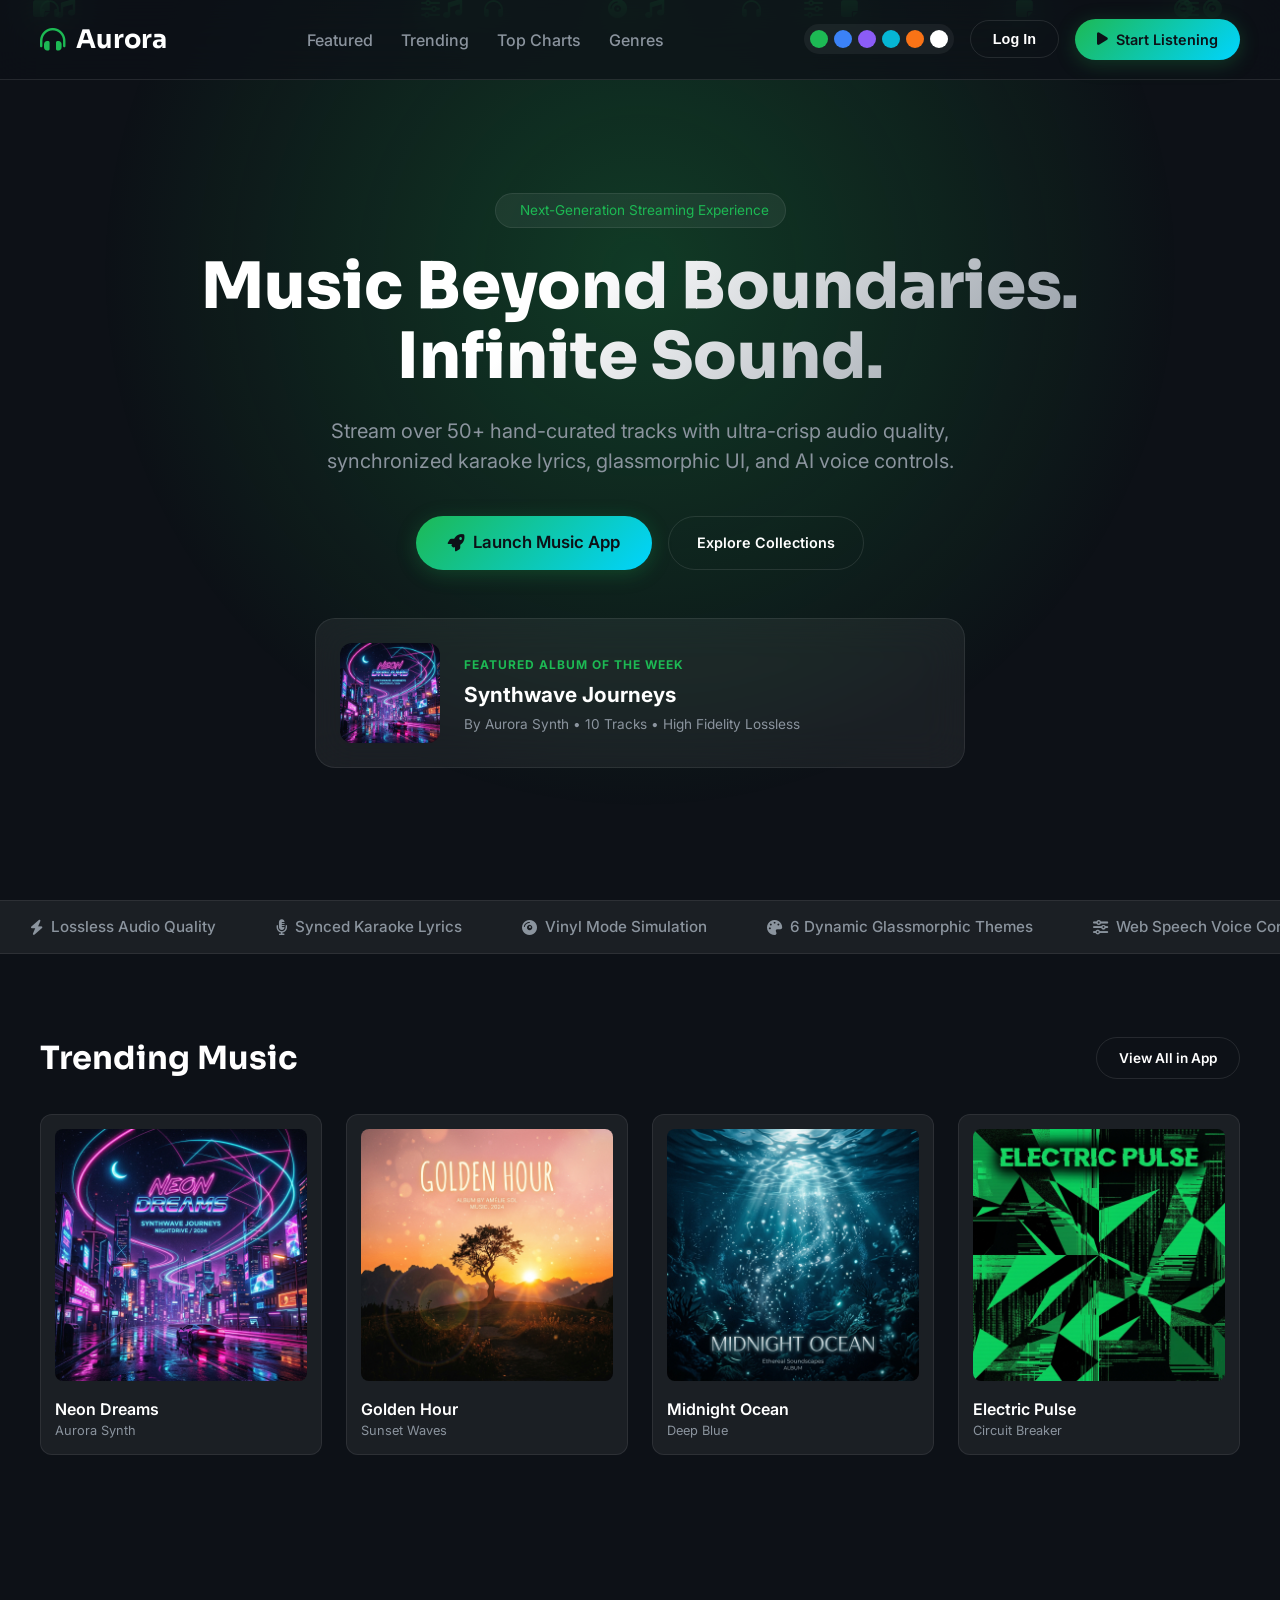
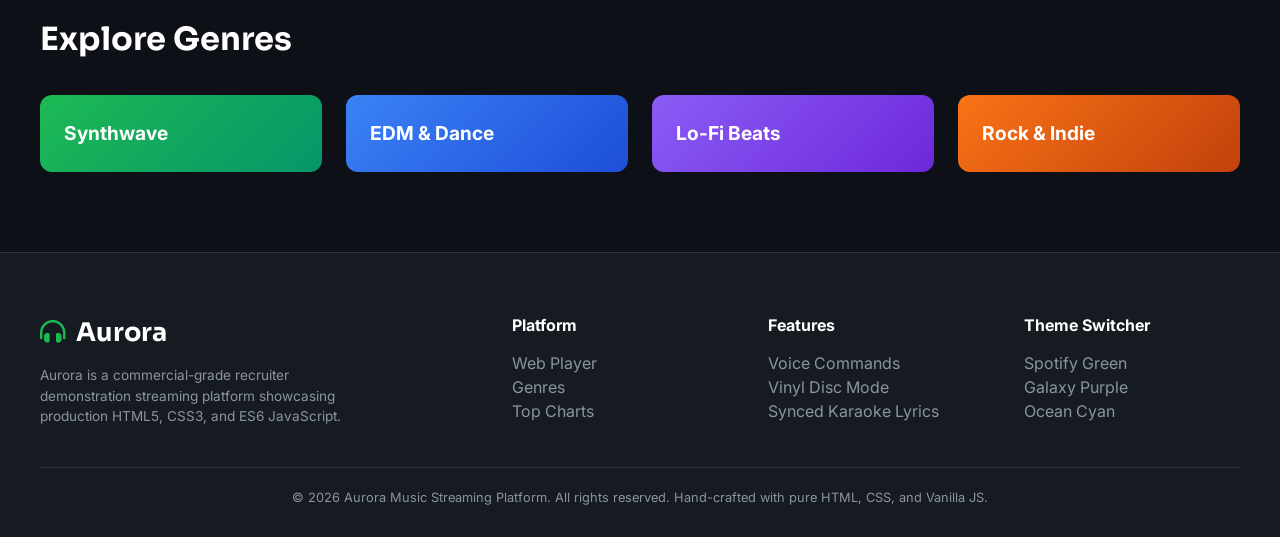
<file: index.html>
<!DOCTYPE html>
<html lang="en">
<head>
  <meta charset="UTF-8" />
  <meta name="viewport" content="width=device-width, initial-scale=1.0" />
  <title>Aurora Music — Commercial Music Streaming Platform</title>

  <!-- Google Fonts & Font Awesome -->
  <link rel="preconnect" href="https://fonts.googleapis.com" />
  <link rel="preconnect" href="https://fonts.gstatic.com" crossorigin />
  <link href="https://fonts.googleapis.com/css2?family=Inter:wght@300;400;500;600;700&family=Poppins:wght@300;400;500;600;700&family=Sora:wght@400;600;700;800&display=swap" rel="stylesheet" />
  <link rel="stylesheet" href="https://cdnjs.cloudflare.com/ajax/libs/font-awesome/6.5.1/css/all.min.css" />

  <link rel="stylesheet" href="css/style.css" />
  <link rel="stylesheet" href="css/animations.css" />
</head>
<body>

  <!-- Floating Music Notes Container -->
  <div id="floatingNotesContainer"></div>

  <!-- Landing Navigation -->
  <header class="landing-nav">
    <a href="index.html" class="brand-logo">
      <i class="fa-solid fa-headphones-simple"></i>
      <span>Aurora</span>
    </a>

    <ul class="nav-links">
      <li><a href="#featured">Featured</a></li>
      <li><a href="#trending">Trending</a></li>
      <li><a href="#charts">Top Charts</a></li>
      <li><a href="#genres">Genres</a></li>
    </ul>

    <div class="nav-actions">
      <!-- Theme Switcher Quick Menu -->
      <div class="theme-selector">
        <div class="theme-dot" style="background:#1DB954" title="Spotify Green" onclick="ThemeEngine.applyTheme('spotify')"></div>
        <div class="theme-dot" style="background:#3B82F6" title="Midnight Blue" onclick="ThemeEngine.applyTheme('midnight')"></div>
        <div class="theme-dot" style="background:#8B5CF6" title="Galaxy Purple" onclick="ThemeEngine.applyTheme('galaxy')"></div>
        <div class="theme-dot" style="background:#06B6D4" title="Ocean Cyan" onclick="ThemeEngine.applyTheme('cyan')"></div>
        <div class="theme-dot" style="background:#F97316" title="Sunset Orange" onclick="ThemeEngine.applyTheme('sunset')"></div>
        <div class="theme-dot" style="background:#FFFFFF" title="Light Mode" onclick="ThemeEngine.applyTheme('light')"></div>
      </div>

      <button class="btn btn-ghost" onclick="alert('Login Modal UI: Welcome to Aurora Streaming!')">Log In</button>
      <a href="player.html" class="btn btn-primary">
        <i class="fa-solid fa-play"></i> Start Listening
      </a>
    </div>
  </header>

  <!-- Hero Section -->
  <section class="hero-section">
    <div class="hero-content">
      <div class="hero-badge">
        <i class="fa-solid fa-sparkles"></i>
        <span>Next-Generation Streaming Experience</span>
      </div>
      <h1 class="hero-title">Music Beyond Boundaries. Infinite Sound.</h1>
      <p class="hero-subtitle">
        Stream over 50+ hand-curated tracks with ultra-crisp audio quality, synchronized karaoke lyrics, glassmorphic UI, and AI voice controls.
      </p>

      <div style="display:flex; gap:16px; justify-content:center; margin-bottom:48px;">
        <a href="player.html" class="btn btn-primary" style="padding:14px 32px; font-size:1.05rem;">
          <i class="fa-solid fa-rocket"></i> Launch Music App
        </a>
        <a href="#featured" class="btn btn-ghost" style="padding:14px 28px;">
          Explore Collections
        </a>
      </div>

      <!-- Featured Album Banner Card -->
      <div style="background:var(--card); border:1px solid var(--card-border); border-radius:var(--radius); padding:24px; display:flex; align-items:center; gap:24px; max-width:650px; margin:0 auto; text-align:left; backdrop-filter:blur(20px);">
        <img src="assets/images/cover1.png" style="width:100px; height:100px; border-radius:var(--radius-sm); object-fit:cover;" />
        <div>
          <span style="font-size:0.75rem; color:var(--accent); font-weight:700; text-transform:uppercase; letter-spacing:1px;">Featured Album of the Week</span>
          <h3 style="font-size:1.3rem; margin:4px 0;">Synthwave Journeys</h3>
          <p style="font-size:0.85rem; color:var(--text-secondary);">By Aurora Synth • 10 Tracks • High Fidelity Lossless</p>
        </div>
      </div>
    </div>
  </section>

  <!-- Scrolling Ticker Banner -->
  <div class="scrolling-ticker">
    <div class="ticker-track">
      <span class="ticker-item"><i class="fa-solid fa-bolt"></i> Lossless Audio Quality</span>
      <span class="ticker-item"><i class="fa-solid fa-microphone-lines"></i> Synced Karaoke Lyrics</span>
      <span class="ticker-item"><i class="fa-solid fa-compact-disc"></i> Vinyl Mode Simulation</span>
      <span class="ticker-item"><i class="fa-solid fa-palette"></i> 6 Dynamic Glassmorphic Themes</span>
      <span class="ticker-item"><i class="fa-solid fa-sliders"></i> Web Speech Voice Controls</span>
      <span class="ticker-item"><i class="fa-solid fa-bolt"></i> Lossless Audio Quality</span>
      <span class="ticker-item"><i class="fa-solid fa-microphone-lines"></i> Synced Karaoke Lyrics</span>
      <span class="ticker-item"><i class="fa-solid fa-compact-disc"></i> Vinyl Mode Simulation</span>
      <span class="ticker-item"><i class="fa-solid fa-palette"></i> 6 Dynamic Glassmorphic Themes</span>
    </div>
  </div>

  <!-- Featured Section -->
  <section class="landing-section" id="featured">
    <div class="section-header">
      <h2 class="section-title">Trending Music</h2>
      <a href="player.html" class="btn btn-ghost" style="font-size:0.85rem;">View All in App</a>
    </div>

    <div class="grid-4">
      <div class="feed-card" onclick="window.location.href='player.html'">
        <img src="assets/images/cover1.png" />
        <div style="font-weight:600;">Neon Dreams</div>
        <div style="font-size:0.8rem; color:var(--text-secondary);">Aurora Synth</div>
      </div>

      <div class="feed-card" onclick="window.location.href='player.html'">
        <img src="assets/images/cover2.png" />
        <div style="font-weight:600;">Golden Hour</div>
        <div style="font-size:0.8rem; color:var(--text-secondary);">Sunset Waves</div>
      </div>

      <div class="feed-card" onclick="window.location.href='player.html'">
        <img src="assets/images/cover3.png" />
        <div style="font-weight:600;">Midnight Ocean</div>
        <div style="font-size:0.8rem; color:var(--text-secondary);">Deep Blue</div>
      </div>

      <div class="feed-card" onclick="window.location.href='player.html'">
        <img src="assets/images/cover4.png" />
        <div style="font-weight:600;">Electric Pulse</div>
        <div style="font-size:0.8rem; color:var(--text-secondary);">Circuit Breaker</div>
      </div>
    </div>
  </section>

  <!-- Genres Section -->
  <section class="landing-section" id="genres">
    <div class="section-header">
      <h2 class="section-title">Explore Genres</h2>
    </div>

    <div class="grid-4">
      <div style="background:linear-gradient(135deg, #1DB954, #059669); padding:24px; border-radius:var(--radius-sm); font-weight:700; font-size:1.2rem; cursor:pointer;" onclick="window.location.href='player.html'">Synthwave</div>
      <div style="background:linear-gradient(135deg, #3B82F6, #1D4ED8); padding:24px; border-radius:var(--radius-sm); font-weight:700; font-size:1.2rem; cursor:pointer;" onclick="window.location.href='player.html'">EDM & Dance</div>
      <div style="background:linear-gradient(135deg, #8B5CF6, #6D28D9); padding:24px; border-radius:var(--radius-sm); font-weight:700; font-size:1.2rem; cursor:pointer;" onclick="window.location.href='player.html'">Lo-Fi Beats</div>
      <div style="background:linear-gradient(135deg, #F97316, #C2410C); padding:24px; border-radius:var(--radius-sm); font-weight:700; font-size:1.2rem; cursor:pointer;" onclick="window.location.href='player.html'">Rock & Indie</div>
    </div>
  </section>

  <!-- Footer -->
  <footer class="landing-footer">
    <div class="footer-grid">
      <div>
        <a href="#" class="brand-logo" style="margin-bottom:14px; display:inline-flex;">
          <i class="fa-solid fa-headphones-simple"></i> Aurora
        </a>
        <p style="font-size:0.85rem; max-width:320px;">
          Aurora is a commercial-grade recruiter demonstration streaming platform showcasing production HTML5, CSS3, and ES6 JavaScript.
        </p>
      </div>

      <div>
        <h4 style="color:var(--text); margin-bottom:14px;">Platform</h4>
        <p><a href="player.html" style="color:inherit; text-decoration:none;">Web Player</a></p>
        <p><a href="#genres" style="color:inherit; text-decoration:none;">Genres</a></p>
        <p><a href="#featured" style="color:inherit; text-decoration:none;">Top Charts</a></p>
      </div>

      <div>
        <h4 style="color:var(--text); margin-bottom:14px;">Features</h4>
        <p>Voice Commands</p>
        <p>Vinyl Disc Mode</p>
        <p>Synced Karaoke Lyrics</p>
      </div>

      <div>
        <h4 style="color:var(--text); margin-bottom:14px;">Theme Switcher</h4>
        <p onclick="ThemeEngine.applyTheme('spotify')" style="cursor:pointer;">Spotify Green</p>
        <p onclick="ThemeEngine.applyTheme('galaxy')" style="cursor:pointer;">Galaxy Purple</p>
        <p onclick="ThemeEngine.applyTheme('cyan')" style="cursor:pointer;">Ocean Cyan</p>
      </div>
    </div>

    <div style="border-top:1px solid var(--glass-border); padding-top:20px; text-align:center; font-size:0.8rem;">
      © 2026 Aurora Music Streaming Platform. All rights reserved. Hand-crafted with pure HTML, CSS, and Vanilla JS.
    </div>
  </footer>

  <!-- Scripts -->
  <script src="js/data.js"></script>
  <script src="js/themes.js"></script>
  <script src="js/app.js"></script>
</body>
</html>
</file>
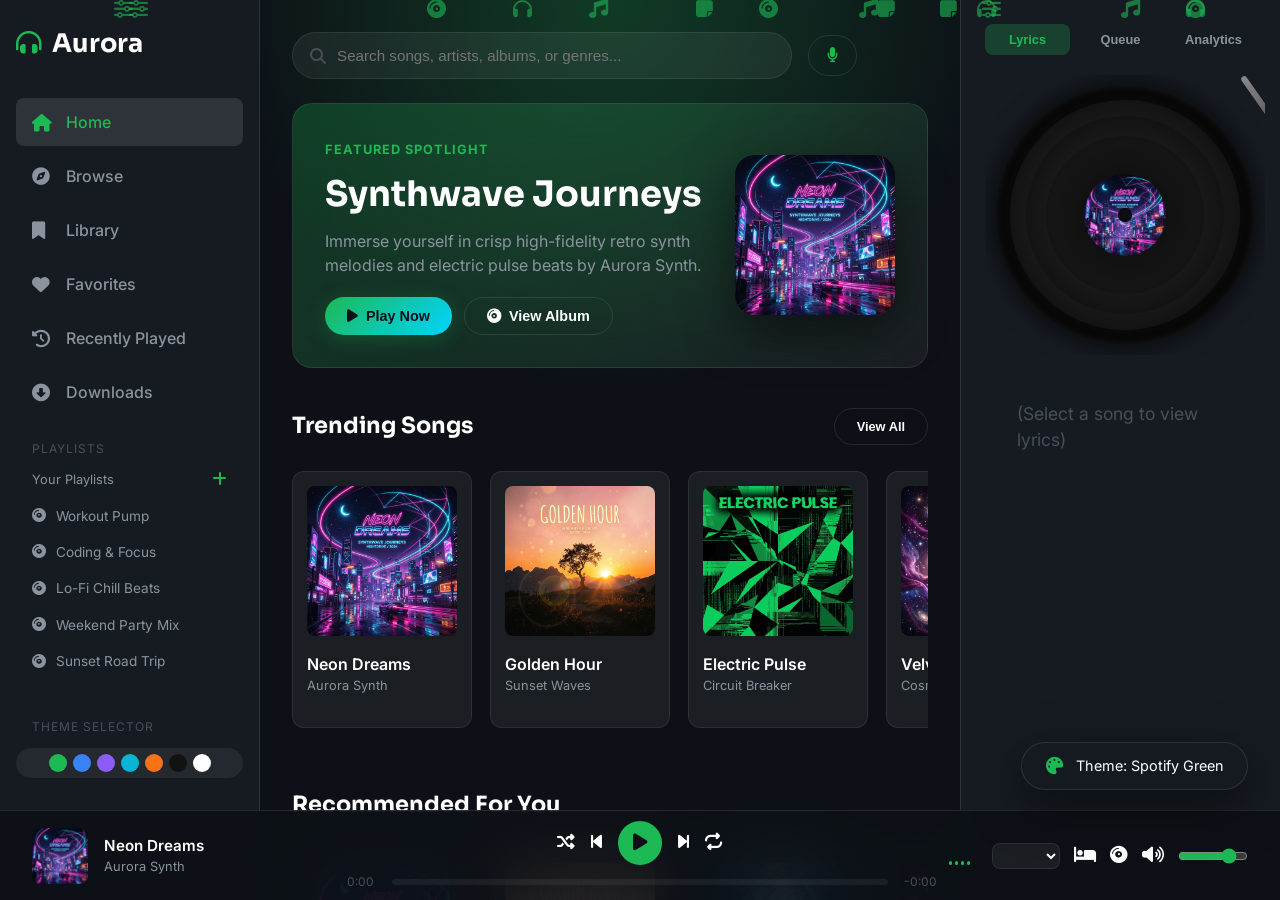
<file: player.html>
<!DOCTYPE html>
<html lang="en">
<head>
  <meta charset="UTF-8" />
  <meta name="viewport" content="width=device-width, initial-scale=1.0" />
  <title>Aurora Player — Commercial Music Streaming Web App</title>

  <!-- Google Fonts & Font Awesome Icons -->
  <link rel="preconnect" href="https://fonts.googleapis.com" />
  <link rel="preconnect" href="https://fonts.gstatic.com" crossorigin />
  <link href="https://fonts.googleapis.com/css2?family=Inter:wght@300;400;500;600;700&family=Poppins:wght@300;400;500;600;700&family=Sora:wght@400;600;700;800&display=swap" rel="stylesheet" />
  <link rel="stylesheet" href="https://cdnjs.cloudflare.com/ajax/libs/font-awesome/6.5.1/css/all.min.css" />

  <link rel="stylesheet" href="css/style.css" />
  <link rel="stylesheet" href="css/animations.css" />
</head>
<body>

  <!-- Floating Music Notes Container -->
  <div id="floatingNotesContainer"></div>

  <!-- Main App Layout -->
  <div class="app-layout">

    <!-- Left Sidebar Navigation -->
    <aside class="app-sidebar">
      <a href="index.html" class="brand-logo" style="margin-bottom:12px;">
        <i class="fa-solid fa-headphones-simple"></i>
        <span>Aurora</span>
      </a>

      <nav class="sidebar-nav">
        <a class="nav-item active" id="navHome"><i class="fa-solid fa-house"></i> Home</a>
        <a class="nav-item" id="navBrowse"><i class="fa-solid fa-compass"></i> Browse</a>
        <a class="nav-item" id="navLibrary"><i class="fa-solid fa-bookmark"></i> Library</a>
        <a class="nav-item" id="navFavorites"><i class="fa-solid fa-heart"></i> Favorites</a>
        <a class="nav-item" id="navRecent"><i class="fa-solid fa-clock-rotate-left"></i> Recently Played</a>
        <a class="nav-item" id="navDownloads"><i class="fa-solid fa-circle-down"></i> Downloads</a>
      </nav>

      <div class="sidebar-heading">PLAYLISTS</div>
      <div style="display:flex; align-items:center; justify-content:space-between; padding:0 16px; margin-bottom:8px;">
        <span style="font-size:0.8rem; color:var(--text-secondary);">Your Playlists</span>
        <button id="btnCreatePlaylist" style="background:none; border:none; color:var(--accent); cursor:pointer; font-size:1rem;" title="Create Playlist"><i class="fa-solid fa-plus"></i></button>
      </div>

      <div id="sidebarPlaylists" style="flex:1; overflow-y:auto;">
        <!-- Dynamic user playlists rendered here -->
      </div>

      <!-- Theme Switcher Selector -->
      <div class="sidebar-heading">THEME SELECTOR</div>
      <div class="theme-selector" style="justify-content:center; margin-bottom:12px;">
        <div class="theme-dot" style="background:#1DB954" title="Spotify Green" onclick="window.ThemeEngine?.applyTheme('spotify')"></div>
        <div class="theme-dot" style="background:#3B82F6" title="Ocean Blue" onclick="window.ThemeEngine?.applyTheme('midnight')"></div>
        <div class="theme-dot" style="background:#8B5CF6" title="Galaxy Purple" onclick="window.ThemeEngine?.applyTheme('galaxy')"></div>
        <div class="theme-dot" style="background:#06B6D4" title="Ocean Cyan" onclick="window.ThemeEngine?.applyTheme('cyan')"></div>
        <div class="theme-dot" style="background:#F97316" title="Sunset Orange" onclick="window.ThemeEngine?.applyTheme('sunset')"></div>
        <div class="theme-dot" style="background:#121212" title="Midnight Black" onclick="window.ThemeEngine?.applyTheme('black')"></div>
        <div class="theme-dot" style="background:#FFFFFF" title="Light Mode" onclick="window.ThemeEngine?.applyTheme('light')"></div>
      </div>
    </aside>

    <!-- Main Dynamic Content Feed -->
    <main class="app-main">
      <!-- SPA Router dynamically injects view content here -->
    </main>

    <!-- Right Auxiliary Panel (Lyrics, Queue, Analytics) -->
    <aside class="app-right-panel">
      <!-- Panel Tabs -->
      <div class="panel-tabs">
        <button class="panel-tab-btn active" id="tabBtnLyrics">Lyrics</button>
        <button class="panel-tab-btn" id="tabBtnQueue">Queue</button>
        <button class="panel-tab-btn" id="tabBtnStats">Analytics</button>
      </div>

      <!-- Vinyl Disc Display Container -->
      <div class="vinyl-container" style="margin-bottom:20px;">
        <div class="vinyl-disc" id="vinylDisc">
          <div class="vinyl-grooves"></div>
          <div class="vinyl-center-label">
            <img src="assets/images/cover1.png" id="vinylCenterImg" />
            <div class="vinyl-center-hole"></div>
          </div>
        </div>
        <div class="vinyl-needle" id="vinylNeedle">
          <div class="vinyl-arm"></div>
          <div class="vinyl-head"></div>
        </div>
      </div>

      <!-- Tab Content: Karaoke Synced Lyrics -->
      <div id="panelLyrics" class="lyrics-container" style="flex:1;">
        <div class="lyric-line">(Select a song to view lyrics)</div>
      </div>

      <!-- Tab Content: Up Next Queue -->
      <div id="panelQueue" style="display:none; flex:1; overflow-y:auto;">
        <div id="queueListContainer"></div>
      </div>

      <!-- Tab Content: Listening Analytics -->
      <div id="panelStats" style="display:none; flex:1; overflow-y:auto;">
        <!-- Dynamic analytics dashboard rendered here -->
      </div>
    </aside>

  </div>

  <!-- Bottom Floating Glassmorphic Player Bar -->
  <div class="app-player-bar" id="playerBar">

    <!-- Left: Track info -->
    <div class="player-track-info">
      <img src="assets/images/cover1.png" class="player-artwork" id="playerArtwork" />
      <div style="min-width:0;">
        <div class="player-meta-title" id="playerTitle">Neon Dreams</div>
        <div class="player-meta-artist" id="playerArtist">Aurora Synth</div>
      </div>
    </div>

    <!-- Center: Playback Controls & Progress Bar -->
    <div class="player-center-controls">
      <div class="player-buttons">
        <button class="btn-ctrl" id="btnShuffle" title="Shuffle (S)"><i class="fa-solid fa-shuffle"></i></button>
        <button class="btn-ctrl" id="btnPrev" title="Previous (Left Arrow)"><i class="fa-solid fa-backward-step"></i></button>
        <button class="btn-ctrl btn-ctrl-play" id="btnPlay" title="Play/Pause (Space)"><i class="fa-solid fa-play" id="playIcon"></i></button>
        <button class="btn-ctrl" id="btnNext" title="Next (Right Arrow)"><i class="fa-solid fa-forward-step"></i></button>
        <button class="btn-ctrl" id="btnRepeat" title="Repeat Mode (R)"><i class="fa-solid fa-repeat"></i></button>
      </div>

      <div class="player-progress-row">
        <span class="time-str" id="currentTime">0:00</span>
        <div class="progress-track" id="progressBar">
          <div class="progress-fill-bar" id="progressFill"></div>
        </div>
        <span class="time-str" id="remainingTime">-0:00</span>
      </div>
    </div>

    <!-- Right: Visualizer, Speed, Sleep, Vinyl & Volume Controls -->
    <div class="player-right-controls">
      <!-- Animated Equalizer Bars -->
      <div style="display:flex; align-items:flex-end; gap:3px; height:18px; margin-right:8px;" title="Equalizer">
        <div class="viz-bar" style="width:3px; height:4px; background:var(--accent); border-radius:2px;"></div>
        <div class="viz-bar" style="width:3px; height:4px; background:var(--accent); border-radius:2px;"></div>
        <div class="viz-bar" style="width:3px; height:4px; background:var(--accent); border-radius:2px;"></div>
        <div class="viz-bar" style="width:3px; height:4px; background:var(--accent); border-radius:2px;"></div>
      </div>

      <!-- Playback Speed -->
      <select id="speedSelect" style="background:var(--card); color:var(--text); border:1px solid var(--card-border); border-radius:var(--radius-xs); padding:4px 8px; font-size:0.75rem; cursor:pointer;" title="Playback Speed">
        <option value="0.5">0.5x</option>
        <option value="1.0" selected>1.0x</option>
        <option value="1.25">1.25x</option>
        <option value="1.5">1.5x</option>
        <option value="2.0">2.0x</option>
      </select>

      <button class="btn-ctrl" id="btnSleepTimer" title="Sleep Timer"><i class="fa-solid fa-bed"></i></button>
      <button class="btn-ctrl" id="btnVinylMode" title="Vinyl Mode Toggle"><i class="fa-solid fa-compact-disc"></i></button>
      <button class="btn-ctrl" id="btnMute" title="Mute/Unmute (M)"><i class="fa-solid fa-volume-high" id="volumeIcon"></i></button>

      <input type="range" id="volumeSlider" min="0" max="100" value="80" style="width:70px; accent-color:var(--accent); cursor:pointer;" title="Volume (Up/Down Arrows)" />
    </div>

  </div>

  <!-- Modular ES6 Architecture Scripts -->
  <script src="js/data.js"></script>
  <script src="js/storage.js"></script>
  <script src="js/utils.js"></script>
  <script src="js/themes.js"></script>
  <script src="js/favorites.js"></script>
  <script src="js/history.js"></script>
  <script src="js/playlist.js"></script>
  <script src="js/queue.js"></script>
  <script src="js/lyrics.js"></script>
  <script src="js/analytics.js"></script>
  <script src="js/library.js"></script>
  <script src="js/voice.js"></script>
  <script src="js/search.js"></script>
  <script src="js/player.js"></script>
  <script src="js/navigation.js"></script>
  <script src="js/app.js"></script>

</body>
</html>
</file>
<file: css/style.css>
/* ================================================================
   Aurora Music Streaming Platform — Production Design System & Layout
   ================================================================ */

:root {
  --bg:              #0D1117;
  --bg-elevated:     #161B22;
  --card:            rgba(255, 255, 255, 0.06);
  --card-hover:      rgba(255, 255, 255, 0.10);
  --card-border:     rgba(255, 255, 255, 0.08);
  --accent:          #1DB954;
  --accent-dim:      rgba(29, 185, 84, 0.25);
  --accent2:         #00D4FF;
  --text:            #FFFFFF;
  --text-secondary:  #8B949E;
  --text-muted:      #484F58;

  --glass-bg:        rgba(255, 255, 255, 0.05);
  --glass-border:    rgba(255, 255, 255, 0.10);
  --glass-blur:      25px;

  --radius:          20px;
  --radius-sm:       12px;
  --radius-xs:       8px;

  --ease-ui:         cubic-bezier(0.25, 0.8, 0.25, 1);
  --ease-spring:     cubic-bezier(0.22, 1.2, 0.36, 1);

  --shadow-sm:       0 2px 8px rgba(0, 0, 0, 0.3);
  --shadow-md:       0 8px 32px rgba(0, 0, 0, 0.4);
  --shadow-lg:       0 16px 48px rgba(0, 0, 0, 0.5);
  --shadow-glow:     0 0 30px rgba(29, 185, 84, 0.3);

  --sidebar-w:       260px;
  --right-panel-w:   320px;
  --player-bar-h:    90px;
}

*, *::before, *::after {
  box-sizing: border-box;
  margin: 0;
  padding: 0;
}

html {
  font-size: 16px;
  scroll-behavior: smooth;
  overflow-x: hidden;
  width: 100%;
  max-width: 100vw;
}

body {
  font-family: 'Inter', 'Poppins', sans-serif;
  background: var(--bg);
  color: var(--text);
  min-height: 100vh;
  width: 100%;
  max-width: 100vw;
  overflow-x: hidden;
  line-height: 1.5;
  transition: background 0.4s var(--ease-ui), color 0.4s var(--ease-ui);
}

/* Custom Scrollbars */
::-webkit-scrollbar {
  width: 6px;
  height: 6px;
}
::-webkit-scrollbar-track {
  background: transparent;
}
::-webkit-scrollbar-thumb {
  background: rgba(255, 255, 255, 0.15);
  border-radius: 4px;
}
::-webkit-scrollbar-thumb:hover {
  background: var(--accent);
}

/* Light Theme adjustments */
body.light-theme mark {
  background: rgba(29, 185, 84, 0.3);
  color: #000;
}

/* ===== LANDING PAGE STYLES ===== */
.landing-nav {
  position: fixed;
  top: 0;
  left: 0;
  right: 0;
  height: 80px;
  display: flex;
  align-items: center;
  justify-content: space-between;
  padding: 0 40px;
  background: rgba(13, 17, 23, 0.7);
  backdrop-filter: blur(20px);
  z-index: 100;
  border-bottom: 1px solid var(--glass-border);
}

.brand-logo {
  font-family: 'Sora', sans-serif;
  font-size: 1.6rem;
  font-weight: 700;
  display: flex;
  align-items: center;
  gap: 10px;
  color: var(--text);
  text-decoration: none;
}

.brand-logo i {
  color: var(--accent);
}

.nav-links {
  display: flex;
  gap: 28px;
  list-style: none;
}

.nav-links a {
  color: var(--text-secondary);
  text-decoration: none;
  font-weight: 500;
  transition: color 0.25s var(--ease-ui);
}

.nav-links a:hover {
  color: var(--accent);
}

.nav-actions {
  display: flex;
  align-items: center;
  gap: 16px;
}

.btn {
  padding: 10px 22px;
  border-radius: 30px;
  font-weight: 600;
  font-size: 0.9rem;
  cursor: pointer;
  border: none;
  transition: all 0.3s var(--ease-ui);
  text-decoration: none;
  display: inline-flex;
  align-items: center;
  gap: 8px;
}

.btn-primary {
  background: linear-gradient(135deg, var(--accent), var(--accent2));
  color: var(--bg);
  box-shadow: 0 4px 20px var(--accent-dim);
}

.btn-primary:hover {
  transform: translateY(-2px) scale(1.04);
  box-shadow: 0 6px 30px var(--accent-dim);
}

.btn-ghost {
  background: transparent;
  color: var(--text);
  border: 1px solid var(--glass-border);
}

.btn-ghost:hover {
  background: var(--card-hover);
  border-color: var(--accent);
}

/* Landing Hero */
.hero-section {
  position: relative;
  min-height: 100vh;
  display: flex;
  align-items: center;
  justify-content: center;
  padding: 120px 40px 60px;
  text-align: center;
  background: radial-gradient(circle at 50% 30%, var(--accent-dim) 0%, transparent 60%);
}

.hero-content {
  max-width: 900px;
  position: relative;
  z-index: 2;
}

.hero-badge {
  display: inline-flex;
  align-items: center;
  gap: 8px;
  padding: 6px 16px;
  border-radius: 20px;
  background: var(--card);
  border: 1px solid var(--card-border);
  font-size: 0.85rem;
  color: var(--accent);
  margin-bottom: 24px;
}

.hero-title {
  font-family: 'Sora', sans-serif;
  font-size: 4rem;
  font-weight: 800;
  line-height: 1.1;
  margin-bottom: 24px;
  background: linear-gradient(135deg, #FFFFFF 40%, var(--text-secondary));
  -webkit-background-clip: text;
  -webkit-text-fill-color: transparent;
}

.hero-subtitle {
  font-size: 1.25rem;
  color: var(--text-secondary);
  margin-bottom: 40px;
  max-width: 700px;
  margin-left: auto;
  margin-right: auto;
}

/* Scrolling Ticker Banner */
.scrolling-ticker {
  width: 100%;
  max-width: 100vw;
  overflow: hidden;
  position: relative;
  white-space: nowrap;
  background: var(--card);
  border-top: 1px solid var(--card-border);
  border-bottom: 1px solid var(--card-border);
  padding: 14px 0;
}

.ticker-track {
  display: inline-flex;
  white-space: nowrap;
  animation: ticker 30s linear infinite;
  will-change: transform;
}

.ticker-item {
  display: inline-flex;
  align-items: center;
  gap: 8px;
  padding: 0 30px;
  font-size: 0.95rem;
  color: var(--text-secondary);
  font-weight: 500;
}

@keyframes ticker {
  0% { transform: translateX(0); }
  100% { transform: translateX(-50%); }
}

/* Section Containers */
.landing-section {
  padding: 80px 40px;
  max-width: 1300px;
  margin: 0 auto;
}

.section-header {
  display: flex;
  align-items: center;
  justify-content: space-between;
  margin-bottom: 32px;
}

.section-title {
  font-family: 'Sora', sans-serif;
  font-size: 2rem;
  font-weight: 700;
}

/* Grid Layouts */
.grid-4 {
  display: grid;
  grid-template-columns: repeat(auto-fill, minmax(240px, 1fr));
  gap: 24px;
}

/* Footer */
.landing-footer {
  background: var(--bg-elevated);
  border-top: 1px solid var(--glass-border);
  padding: 60px 40px 30px;
  color: var(--text-secondary);
}

.footer-grid {
  display: grid;
  grid-template-columns: 2fr repeat(3, 1fr);
  gap: 40px;
  max-width: 1300px;
  margin: 0 auto 40px;
}

/* ===== MAIN APP LAYOUT (PLAYER.HTML) ===== */
.app-layout {
  display: grid;
  grid-template-columns: var(--sidebar-w) 1fr var(--right-panel-w);
  height: 100vh;
  overflow: hidden;
}

/* Left Sidebar */
.app-sidebar {
  background: var(--bg-elevated);
  border-right: 1px solid var(--glass-border);
  display: flex;
  flex-direction: column;
  padding: 24px 16px 110px;
  overflow-y: auto;
}

.sidebar-nav {
  display: flex;
  flex-direction: column;
  gap: 6px;
  margin-top: 24px;
}

.nav-item {
  display: flex;
  align-items: center;
  gap: 14px;
  padding: 12px 16px;
  color: var(--text-secondary);
  text-decoration: none;
  font-weight: 500;
  border-radius: var(--radius-xs);
  transition: all 0.2s var(--ease-ui);
  cursor: pointer;
}

.nav-item:hover, .nav-item.active {
  background: var(--card-hover);
  color: var(--accent);
}

.nav-item i {
  font-size: 1.1rem;
  width: 20px;
}

.sidebar-heading {
  font-size: 0.75rem;
  text-transform: uppercase;
  letter-spacing: 1px;
  color: var(--text-muted);
  margin: 24px 16px 12px;
}

/* Sidebar Playlists Container */
.sidebar-playlist-item {
  display: flex;
  align-items: center;
  gap: 10px;
  padding: 8px 16px;
  font-size: 0.85rem;
  color: var(--text-secondary);
  border-radius: var(--radius-xs);
  cursor: pointer;
  transition: background 0.2s;
}

.sidebar-playlist-item:hover {
  background: var(--card);
  color: var(--text);
}

.sidebar-playlist-item .pl-name {
  flex: 1;
  white-space: nowrap;
  overflow: hidden;
  text-overflow: ellipsis;
}

.sidebar-playlist-item .pl-action-btn {
  background: none;
  border: none;
  color: var(--text-muted);
  cursor: pointer;
  opacity: 0;
  transition: opacity 0.2s;
}

.sidebar-playlist-item:hover .pl-action-btn {
  opacity: 1;
}

/* Main Content Area */
.app-main {
  overflow-y: auto;
  padding: 32px 32px 120px;
  background: radial-gradient(circle at 50% 0%, var(--accent-dim) 0%, transparent 40%);
  transition: opacity 0.2s ease, transform 0.2s ease;
}

.search-bar-wrapper {
  position: relative;
  max-width: 500px;
  margin-bottom: 32px;
}

.search-bar-wrapper input {
  width: 100%;
  padding: 14px 20px 14px 44px;
  border-radius: 30px;
  background: var(--card);
  border: 1px solid var(--card-border);
  color: var(--text);
  font-size: 0.95rem;
}

.search-bar-wrapper i {
  position: absolute;
  left: 18px;
  top: 50%;
  transform: translateY(-50%);
  color: var(--text-muted);
}

/* Right Panel (Queue / Lyrics / Analytics) */
.app-right-panel {
  background: var(--bg-elevated);
  border-left: 1px solid var(--glass-border);
  display: flex;
  flex-direction: column;
  padding: 24px;
  overflow-y: auto;
}

.panel-tabs {
  display: flex;
  gap: 8px;
  margin-bottom: 20px;
}

.panel-tab-btn {
  flex: 1;
  padding: 8px;
  background: transparent;
  border: none;
  color: var(--text-secondary);
  font-size: 0.8rem;
  font-weight: 600;
  border-radius: var(--radius-xs);
  cursor: pointer;
}

.panel-tab-btn.active {
  background: var(--accent-dim);
  color: var(--accent);
}

/* Bottom Player Bar */
.app-player-bar {
  position: fixed;
  bottom: 0;
  left: 0;
  right: 0;
  height: var(--player-bar-h);
  background: rgba(13, 17, 23, 0.9);
  backdrop-filter: blur(30px);
  border-top: 1px solid var(--glass-border);
  display: flex;
  align-items: center;
  justify-content: space-between;
  padding: 0 32px;
  z-index: 100;
}

.player-track-info {
  display: flex;
  align-items: center;
  gap: 16px;
  width: 250px;
}

.player-artwork {
  width: 56px;
  height: 56px;
  border-radius: var(--radius-xs);
  object-fit: cover;
}

.player-artwork.spinning {
  animation: albumSpin 15s linear infinite;
}

.player-meta-title {
  font-size: 0.95rem;
  font-weight: 600;
  white-space: nowrap;
  overflow: hidden;
  text-overflow: ellipsis;
}

.player-meta-artist {
  font-size: 0.8rem;
  color: var(--text-secondary);
}

.player-center-controls {
  display: flex;
  flex-direction: column;
  align-items: center;
  gap: 8px;
  flex: 1;
  max-width: 600px;
}

.player-buttons {
  display: flex;
  align-items: center;
  gap: 16px;
}

.btn-ctrl {
  background: none;
  border: none;
  color: var(--text);
  font-size: 1.1rem;
  cursor: pointer;
  transition: all 0.2s;
}

.btn-ctrl:hover {
  color: var(--accent);
  transform: scale(1.1);
}

.btn-ctrl.active-mode {
  color: var(--accent);
  text-shadow: 0 0 10px var(--accent);
}

.btn-ctrl-play {
  width: 44px;
  height: 44px;
  border-radius: 50%;
  background: var(--accent);
  color: var(--bg);
  display: flex;
  align-items: center;
  justify-content: center;
  font-size: 1.2rem;
}

.btn-ctrl-play:hover {
  transform: scale(1.08);
  background: #22d35e;
}

.player-progress-row {
  display: flex;
  align-items: center;
  gap: 12px;
  width: 100%;
}

.time-str {
  font-size: 0.75rem;
  color: var(--text-muted);
  width: 40px;
  text-align: center;
}

.progress-track {
  flex: 1;
  height: 6px;
  background: var(--card);
  border-radius: 3px;
  cursor: pointer;
  position: relative;
}

.progress-fill-bar {
  height: 100%;
  width: 0%;
  background: linear-gradient(90deg, var(--accent), var(--accent2));
  border-radius: 3px;
}

.player-right-controls {
  display: flex;
  align-items: center;
  gap: 14px;
  width: 250px;
  justify-content: flex-end;
}

/* Theme Switcher Quick Menu */
.theme-selector {
  display: flex;
  gap: 6px;
  padding: 6px;
  background: var(--card);
  border-radius: 20px;
}

.theme-dot {
  width: 18px;
  height: 18px;
  border-radius: 50%;
  cursor: pointer;
  border: 2px solid transparent;
  transition: transform 0.2s;
}

.theme-dot:hover {
  transform: scale(1.2);
}

.theme-dot.active {
  border-color: var(--text);
}

/* Song Row Styling */
.playlist-card {
  display: flex;
  align-items: center;
  gap: 16px;
  padding: 10px 16px;
  background: var(--card);
  border: 1px solid var(--card-border);
  border-radius: var(--radius-xs);
  cursor: pointer;
  transition: all 0.2s var(--ease-ui);
}

.playlist-card:hover {
  background: var(--card-hover);
  border-color: var(--accent);

}

.playlist-card.active {
  background: var(--accent-dim);
  border-color: var(--accent);
}

.card-number {
  font-size: 0.85rem;
  color: var(--text-muted);
  width: 24px;
  text-align: center;
}

.card-thumb {
  width: 44px;
  height: 44px;
  border-radius: 6px;
  object-fit: cover;
}

.card-info {
  flex: 1;
  min-width: 0;
}

.card-title {
  font-size: 0.95rem;
  font-weight: 600;
  white-space: nowrap;
  overflow: hidden;
  text-overflow: ellipsis;
}

.card-artist {
  font-size: 0.8rem;
  color: var(--text-secondary);
  white-space: nowrap;
  overflow: hidden;
  text-overflow: ellipsis;
}

.card-fav {
  background: none;
  border: none;
  color: var(--text-muted);
  font-size: 1rem;
  cursor: pointer;
  padding: 4px;
  transition: color 0.2s;
}

.card-fav.favorited {
  color: #EC4899;
}

.card-duration {
  font-size: 0.8rem;
  color: var(--text-muted);
  width: 45px;
  text-align: right;
}

/* Toast Notifications */
.toast {
  position: fixed;
  bottom: 110px;
  right: 32px;
  background: rgba(22, 27, 34, 0.95);
  backdrop-filter: blur(25px);
  border: 1px solid var(--glass-border);
  border-radius: 30px;
  padding: 12px 24px;
  display: flex;
  align-items: center;
  gap: 12px;
  box-shadow: var(--shadow-lg);
  z-index: 1000;
  transform: translateY(20px);
  opacity: 0;
  pointer-events: none;
  transition: all 0.3s var(--ease-spring);
  font-size: 0.9rem;
}

.toast.visible {
  transform: translateY(0);
  opacity: 1;
  pointer-events: auto;
}

.toast-icon {
  color: var(--accent);
  font-size: 1.1rem;
}

/* Modal Overlay System */
.modal-overlay {
  position: fixed;
  inset: 0;
  background: rgba(0, 0, 0, 0.7);
  backdrop-filter: blur(15px);
  z-index: 2000;
  display: flex;
  align-items: center;
  justify-content: center;
  opacity: 0;
  pointer-events: none;
  transition: opacity 0.25s var(--ease-ui);
}

.modal-overlay.active {
  opacity: 1;
  pointer-events: auto;
}

.modal-box {
  background: var(--bg-elevated);
  border: 1px solid var(--glass-border);
  border-radius: var(--radius);
  padding: 28px;
  width: 100%;
  max-width: 480px;
  box-shadow: var(--shadow-lg);
  transform: scale(0.92);
  transition: transform 0.25s var(--ease-spring);
}

.modal-overlay.active .modal-box {
  transform: scale(1);
}

.modal-header {
  display: flex;
  align-items: center;
  justify-content: space-between;
  margin-bottom: 20px;
}

.modal-header h3 {
  font-family: 'Sora', sans-serif;
  font-size: 1.3rem;
}

.modal-close-btn {
  background: none;
  border: none;
  font-size: 1.5rem;
  color: var(--text-muted);
  cursor: pointer;
}

.modal-footer {
  display: flex;
  justify-content: flex-end;
  gap: 12px;
  margin-top: 24px;
}

/* Search Result Items */
.search-result-item {
  display: flex;
  align-items: center;
  gap: 14px;
  padding: 10px 12px;
  border-radius: var(--radius-xs);
  cursor: pointer;
  transition: background 0.2s;
}

.search-result-item:hover {
  background: var(--card-hover);
}

.search-thumb {
  width: 40px;
  height: 40px;
  border-radius: 6px;
  object-fit: cover;
}

.search-info {
  flex: 1;
  min-width: 0;
}

.search-title {
  font-size: 0.9rem;
  font-weight: 600;
}

.search-artist {
  font-size: 0.75rem;
  color: var(--text-secondary);
}

.search-duration {
  font-size: 0.75rem;
  color: var(--text-muted);
}

/* Queue Item Action Buttons */
.btn-queue-move, .btn-queue-remove {
  background: none;
  border: none;
  color: var(--text-muted);
  cursor: pointer;
  padding: 4px;
  font-size: 0.85rem;
  transition: color 0.2s;
}

.btn-queue-move:hover, .btn-queue-remove:hover {
  color: var(--accent);
}

/* Responsive Breakpoints */
@media (max-width: 1024px) {
  .app-layout {
    grid-template-columns: var(--sidebar-w) 1fr;
  }
  .app-right-panel {
    display: none;
  }
}

@media (max-width: 768px) {
  .app-layout {
    grid-template-columns: 1fr;
  }
  .app-sidebar {
    display: none;
  }
  .landing-nav {
    padding: 0 20px;
  }
  .hero-title {
    font-size: 2.5rem;
  }
  .footer-grid {
    grid-template-columns: 1fr;
  }
}
</file>
<file: css/animations.css>
/* ================================================================
   Aurora Music Streaming Platform — Advanced Keyframes & Effects
   ================================================================ */

/* Particle & Notes Canvas */
.particle-canvas {
  position: absolute;
  inset: 0;
  pointer-events: none;
  z-index: 1;
}

/* Floating Music Notes Container */
#floatingNotesContainer {
  position: fixed;
  inset: 0;
  width: 100vw;
  height: 100vh;
  pointer-events: none;
  overflow: hidden;
  z-index: 0;
}

/* Floating Music Notes Animation */
.floating-note {
  position: absolute;
  color: var(--accent);
  opacity: 0.6;
  font-size: 1.2rem;
  pointer-events: none;
  animation: floatNote 8s linear infinite;
}

@keyframes floatNote {
  0% {
    transform: translateY(100vh) rotate(0deg) scale(0.8);
    opacity: 0;
  }
  20% {
    opacity: 0.7;
  }
  80% {
    opacity: 0.7;
  }
  100% {
    transform: translateY(-10vh) rotate(360deg) scale(1.2);
    opacity: 0;
  }
}

/* Vinyl Disc & Needle Animation */
.vinyl-container {
  position: relative;
  width: 280px;
  height: 280px;
  display: flex;
  align-items: center;
  justify-content: center;
  margin: 0 auto;
  overflow: hidden;
}

.vinyl-disc {
  position: absolute;
  width: 260px;
  height: 260px;
  border-radius: 50%;
  background: radial-gradient(circle, #222 20%, #111 21%, #151515 40%, #050505 70%, #000 100%);
  box-shadow: 0 0 25px rgba(0, 0, 0, 0.8), inset 0 0 10px rgba(255, 255, 255, 0.1);
  display: flex;
  align-items: center;
  justify-content: center;
  transition: transform 0.6s var(--ease-spring);
  animation: vinylSpin 12s linear infinite;
  animation-play-state: paused;
}

.vinyl-disc.playing {
  animation-play-state: running;
}

.vinyl-grooves {
  position: absolute;
  inset: 15px;
  border-radius: 50%;
  border: 1px solid rgba(255, 255, 255, 0.05);
  box-shadow: inset 0 0 0 15px rgba(255, 255, 255, 0.02), inset 0 0 0 35px rgba(255, 255, 255, 0.02);
}

.vinyl-center-label {
  width: 90px;
  height: 90px;
  border-radius: 50%;
  overflow: hidden;
  border: 4px solid #111;
  position: relative;
  z-index: 2;
}

.vinyl-center-label img {
  width: 100%;
  height: 100%;
  object-fit: cover;
}

.vinyl-center-hole {
  position: absolute;
  width: 14px;
  height: 14px;
  background: var(--bg);
  border-radius: 50%;
  top: 50%;
  left: 50%;
  transform: translate(-50%, -50%);
  z-index: 3;
  box-shadow: inset 0 0 4px rgba(0, 0, 0, 0.8);
}

.vinyl-needle {
  position: absolute;
  top: -10px;
  right: 10px;
  width: 80px;
  height: 100px;
  z-index: 10;
  transform-origin: 70px 10px;
  transform: rotate(-35deg);
  transition: transform 0.5s var(--ease-spring);
  pointer-events: none;
}

.vinyl-needle.playing {
  transform: rotate(0deg);
}

.vinyl-arm {
  width: 6px;
  height: 80px;
  background: linear-gradient(to bottom, #888, #444);
  position: absolute;
  right: 10px;
  top: 10px;
  border-radius: 3px;
}

.vinyl-head {
  width: 16px;
  height: 24px;
  background: var(--accent);
  position: absolute;
  bottom: 0;
  right: 5px;
  border-radius: 3px;
  box-shadow: 0 0 10px var(--accent-dim);
}

@keyframes vinylSpin {
  from { transform: rotate(0deg); }
  to   { transform: rotate(360deg); }
}

/* Skeleton Shimmer Loader */
.skeleton {
  background: linear-gradient(
    90deg,
    rgba(255, 255, 255, 0.05) 25%,
    rgba(255, 255, 255, 0.12) 37%,
    rgba(255, 255, 255, 0.05) 63%
  );
  background-size: 400% 100%;
  animation: skeletonLoading 1.4s ease infinite;
  border-radius: var(--radius-xs);
}

@keyframes skeletonLoading {
  0% { background-position: 100% 50%; }
  100% { background-position: 0% 50%; }
}

/* Right-Click Context Menu */
.context-menu {
  position: fixed;
  z-index: 1000;
  background: rgba(22, 27, 34, 0.95);
  backdrop-filter: blur(25px);
  border: 1px solid var(--glass-border);
  border-radius: var(--radius-sm);
  padding: 6px;
  min-width: 180px;
  box-shadow: var(--shadow-lg);
  display: none;
  transform: scale(0.95);
  opacity: 0;
  transition: transform 0.15s var(--ease-ui), opacity 0.15s var(--ease-ui);
}

.context-menu.active {
  display: block;
  transform: scale(1);
  opacity: 1;
}

.context-menu-item {
  display: flex;
  align-items: center;
  gap: 10px;
  padding: 10px 14px;
  font-size: 0.85rem;
  color: var(--text);
  border-radius: var(--radius-xs);
  cursor: pointer;
  transition: background 0.2s var(--ease-ui);
}

.context-menu-item:hover {
  background: var(--accent-dim);
  color: var(--accent);
}

.context-menu-item i {
  width: 16px;
  text-align: center;
}

/* Confetti Burst Animation */
.confetti-particle {
  position: fixed;
  width: 8px;
  height: 8px;
  border-radius: 2px;
  pointer-events: none;
  z-index: 2000;
  animation: confettiFall 1.2s ease-out forwards;
}

@keyframes confettiFall {
  0% {
    transform: translate(0, 0) rotate(0deg) scale(1);
    opacity: 1;
  }
  100% {
    transform: translate(var(--dx), var(--dy)) rotate(720deg) scale(0.2);
    opacity: 0;
  }
}

/* Karaoke Lyrics Auto-Scroll */
.lyrics-container {
  height: 100%;
  overflow-y: auto;
  padding: 20px;
  display: flex;
  flex-direction: column;
  gap: 16px;
  scroll-behavior: smooth;
}

.lyric-line {
  font-size: 1.1rem;
  color: var(--text-muted);
  transition: all 0.3s var(--ease-ui);
  cursor: pointer;
  padding: 6px 12px;
  border-radius: var(--radius-xs);
}

.lyric-line:hover {
  color: var(--text-secondary);
  background: var(--card);
}

.lyric-line.active {
  font-size: 1.4rem;
  font-weight: 700;
  color: var(--accent);
  background: var(--accent-dim);
  text-shadow: 0 0 15px var(--accent-dim);
  transform: translateX(6px);
}

/* Voice Command Overlay Badge */
.voice-badge {
  position: fixed;
  top: 80px;
  right: 24px;
  background: var(--accent);
  color: var(--bg);
  padding: 8px 16px;
  border-radius: 30px;
  font-weight: 600;
  font-size: 0.85rem;
  display: flex;
  align-items: center;
  gap: 8px;
  box-shadow: var(--shadow-glow);
  z-index: 500;
  animation: pulseVoice 1.5s infinite;
}

@keyframes pulseVoice {
  0%, 100% { transform: scale(1); box-shadow: 0 0 10px var(--accent); }
  50% { transform: scale(1.05); box-shadow: 0 0 25px var(--accent); }
}

/* Horizontal Scroll Container Styling */
.scroll-feed {
  display: flex;
  gap: 18px;
  overflow-x: auto;
  padding: 10px 4px 20px;
  scroll-snap-type: x mandatory;
  -webkit-overflow-scrolling: touch;
}

.scroll-feed::-webkit-scrollbar {
  height: 4px;
}

.feed-card {
  flex: 0 0 180px;
  scroll-snap-align: start;
  background: var(--card);
  border: 1px solid var(--card-border);
  border-radius: var(--radius-sm);
  padding: 14px;
  transition: all 0.3s var(--ease-ui);
  cursor: pointer;
  position: relative;
}

.feed-card:hover {
  transform: translateY(-6px);
  box-shadow: var(--shadow-md), 0 0 20px var(--accent-dim);
  border-color: var(--accent);
}

.feed-card img {
  width: 100%;
  aspect-ratio: 1;
  border-radius: var(--radius-xs);
  object-fit: cover;
  margin-bottom: 10px;
}
</file>
